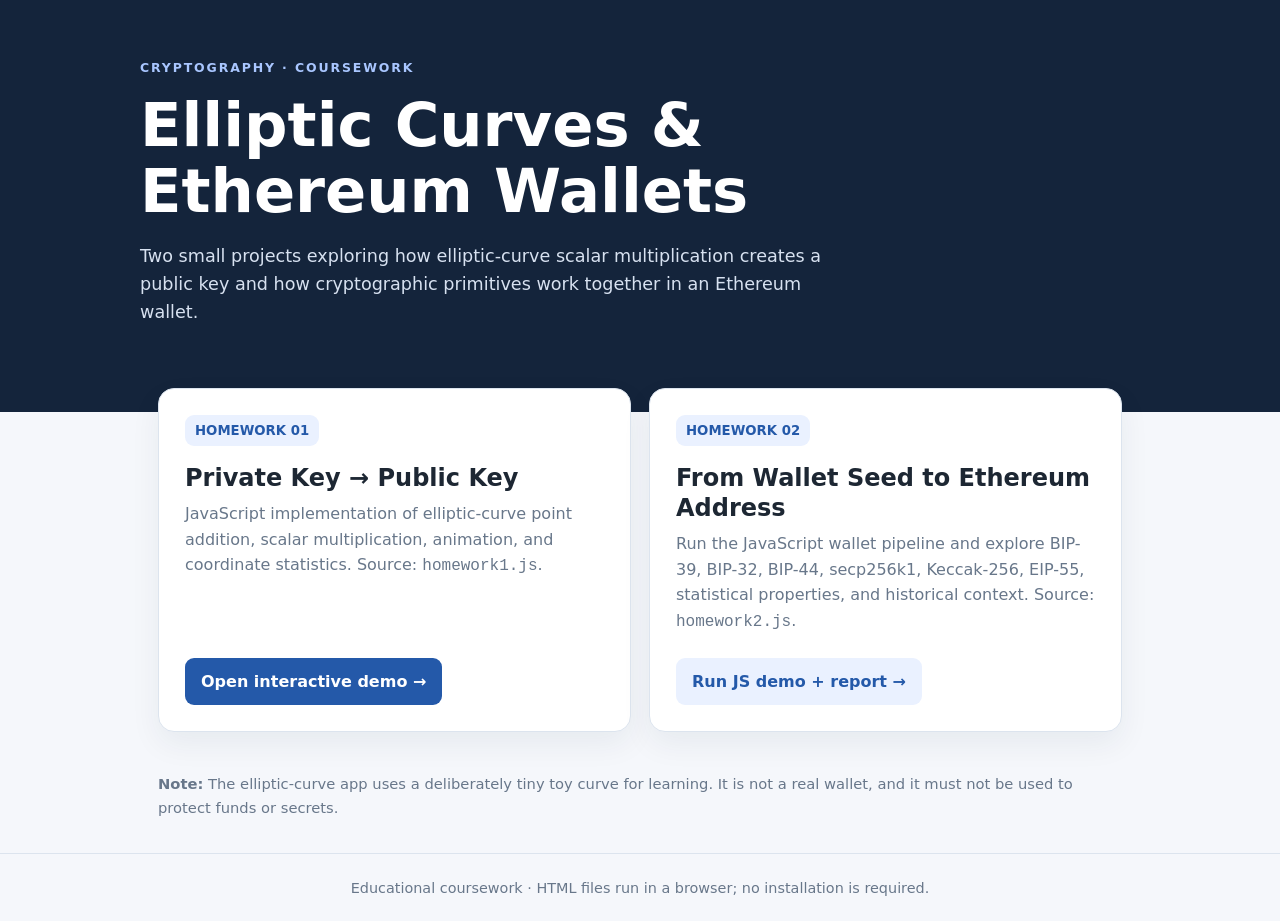
<file: statistics/index.html>
<!doctype html>
<html lang="en"><head><meta charset="utf-8"><meta name="viewport" content="width=device-width, initial-scale=1"><meta name="description" content="Two cryptography homework projects: elliptic-curve scalar multiplication and Ethereum wallet derivation."><title>Cryptography Homework Projects</title><style>
:root{--ink:#1d2733;--muted:#68778a;--line:#dce4ee;--blue:#2459a9;--dark:#14243b;--pale:#eaf1ff}*{box-sizing:border-box}body{margin:0;font:16px/1.6 system-ui,-apple-system,BlinkMacSystemFont,"Segoe UI",sans-serif;color:var(--ink);background:#f5f7fb}.hero{background:var(--dark);color:#fff;padding:58px 22px 68px}.wrap{max-width:1000px;margin:auto}.eyebrow{text-transform:uppercase;font-size:.78rem;letter-spacing:.15em;font-weight:700;color:#a9c6ff}.hero h1{font-size:clamp(2.2rem,5vw,3.8rem);line-height:1.08;max-width:780px;margin:15px 0}.hero p{max-width:720px;color:#d7e1f0;font-size:1.1rem}.content{max-width:1000px;margin:-24px auto 0;padding:0 18px 40px;display:grid;grid-template-columns:repeat(auto-fit,minmax(280px,1fr));gap:18px}.card{background:white;border:1px solid var(--line);border-radius:16px;padding:26px;box-shadow:0 12px 30px #172a4410;display:flex;flex-direction:column;align-items:flex-start}.number{background:var(--pale);color:var(--blue);font-weight:800;border-radius:9px;padding:5px 10px;font-size:.83rem}.card h2{line-height:1.25;margin:17px 0 8px}.card p{color:var(--muted);margin:0 0 22px}.btn{margin-top:auto;background:var(--blue);color:#fff;text-decoration:none;font-weight:700;padding:11px 16px;border-radius:9px}.btn.secondary{background:var(--pale);color:var(--blue)}.note{max-width:1000px;margin:0 auto;padding:0 18px 34px;color:var(--muted);font-size:.92rem}.footer{text-align:center;border-top:1px solid var(--line);padding:23px;color:var(--muted);font-size:.9rem}@media(max-width:600px){.hero{padding:38px 20px 55px}.content{padding:0 12px 28px}}
</style></head><body><header class="hero"><div class="wrap"><div class="eyebrow">Cryptography · Coursework</div><h1>Elliptic Curves &amp; Ethereum Wallets</h1><p>Two small projects exploring how elliptic-curve scalar multiplication creates a public key and how cryptographic primitives work together in an Ethereum wallet.</p></div></header><main class="content"><section class="card"><div class="number">HOMEWORK 01</div><h2>Private Key → Public Key</h2><p>JavaScript implementation of elliptic-curve point addition, scalar multiplication, animation, and coordinate statistics. Source: <code>homework1.js</code>.</p><a class="btn" href="homework-1/">Open interactive demo →</a></section><section class="card"><div class="number">HOMEWORK 02</div><h2>From Wallet Seed to Ethereum Address</h2><p>Run the JavaScript wallet pipeline and explore BIP-39, BIP-32, BIP-44, secp256k1, Keccak-256, EIP-55, statistical properties, and historical context. Source: <code>homework2.js</code>.</p><a class="btn secondary" href="homework-2/">Run JS demo + report →</a></section></main><div class="note"><strong>Note:</strong> The elliptic-curve app uses a deliberately tiny toy curve for learning. It is not a real wallet, and it must not be used to protect funds or secrets.</div><footer class="footer">Educational coursework · HTML files run in a browser; no installation is required.</footer></body></html>
</file>
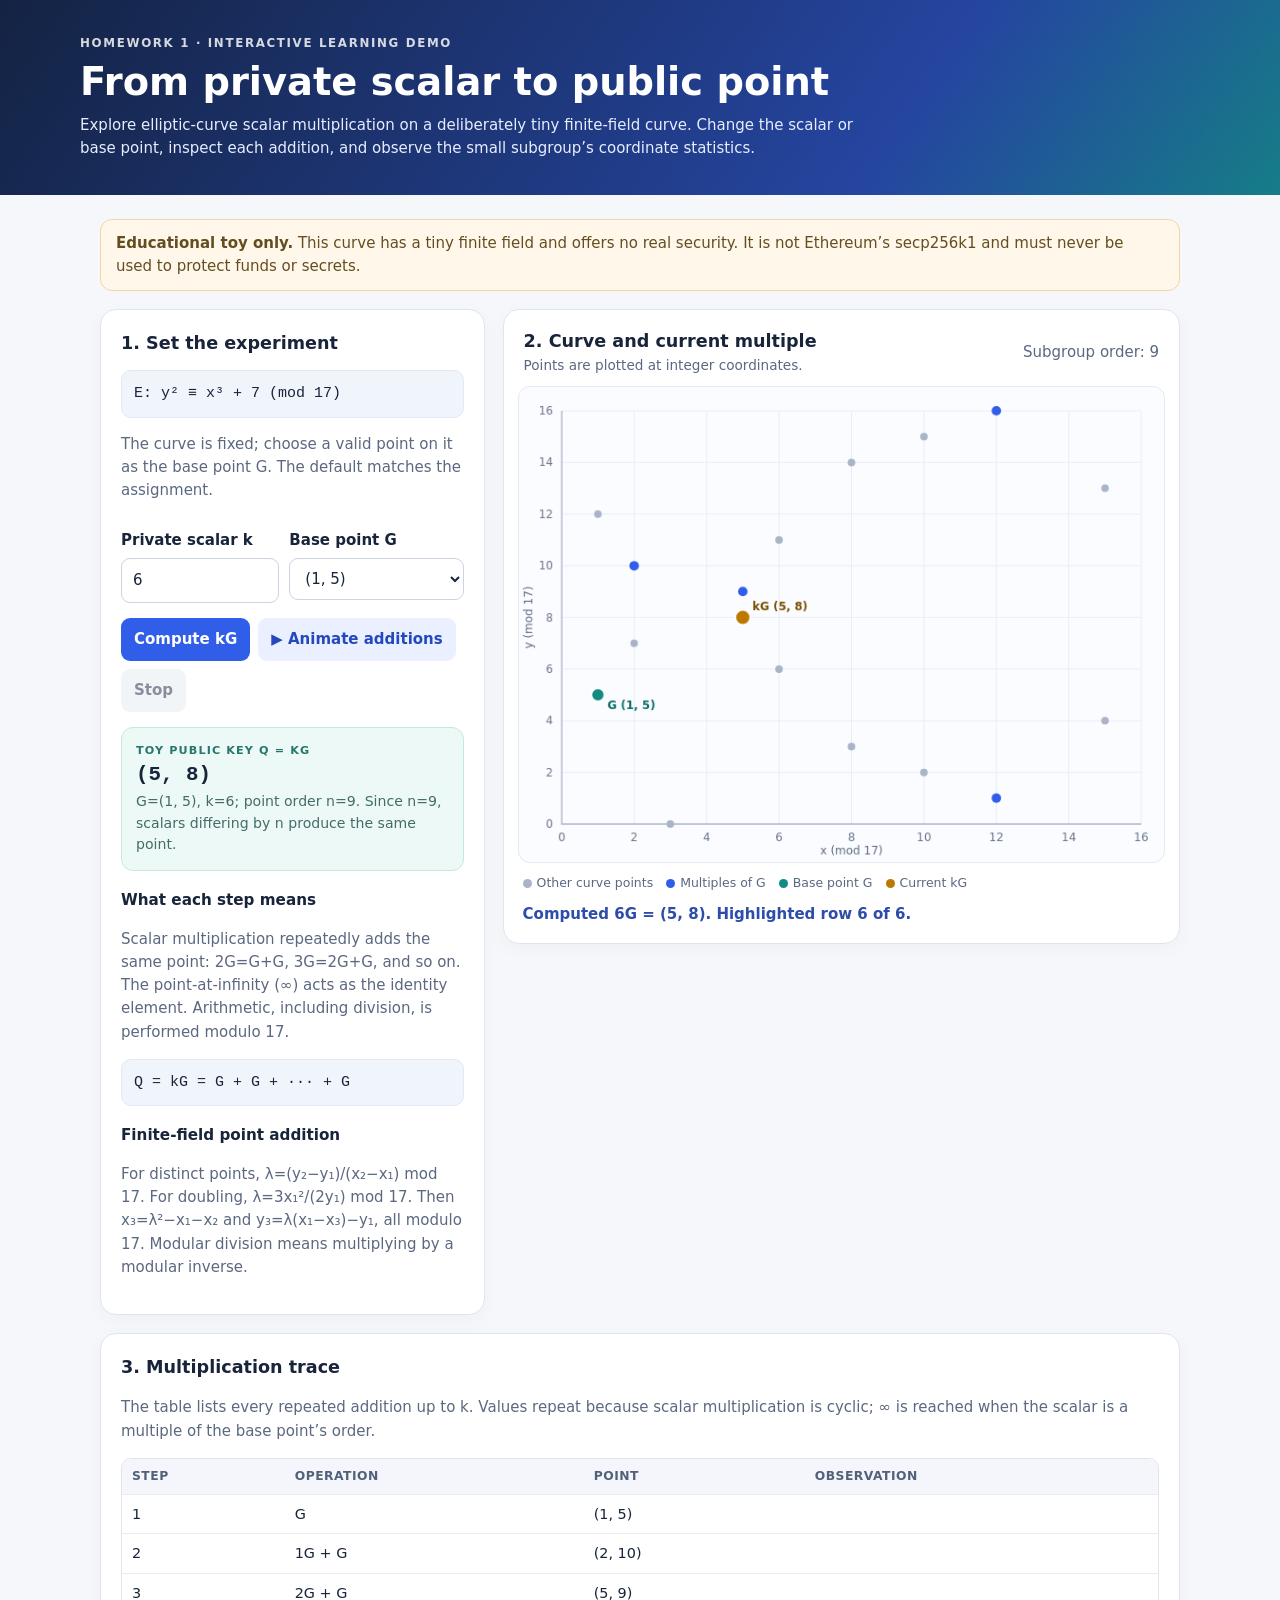
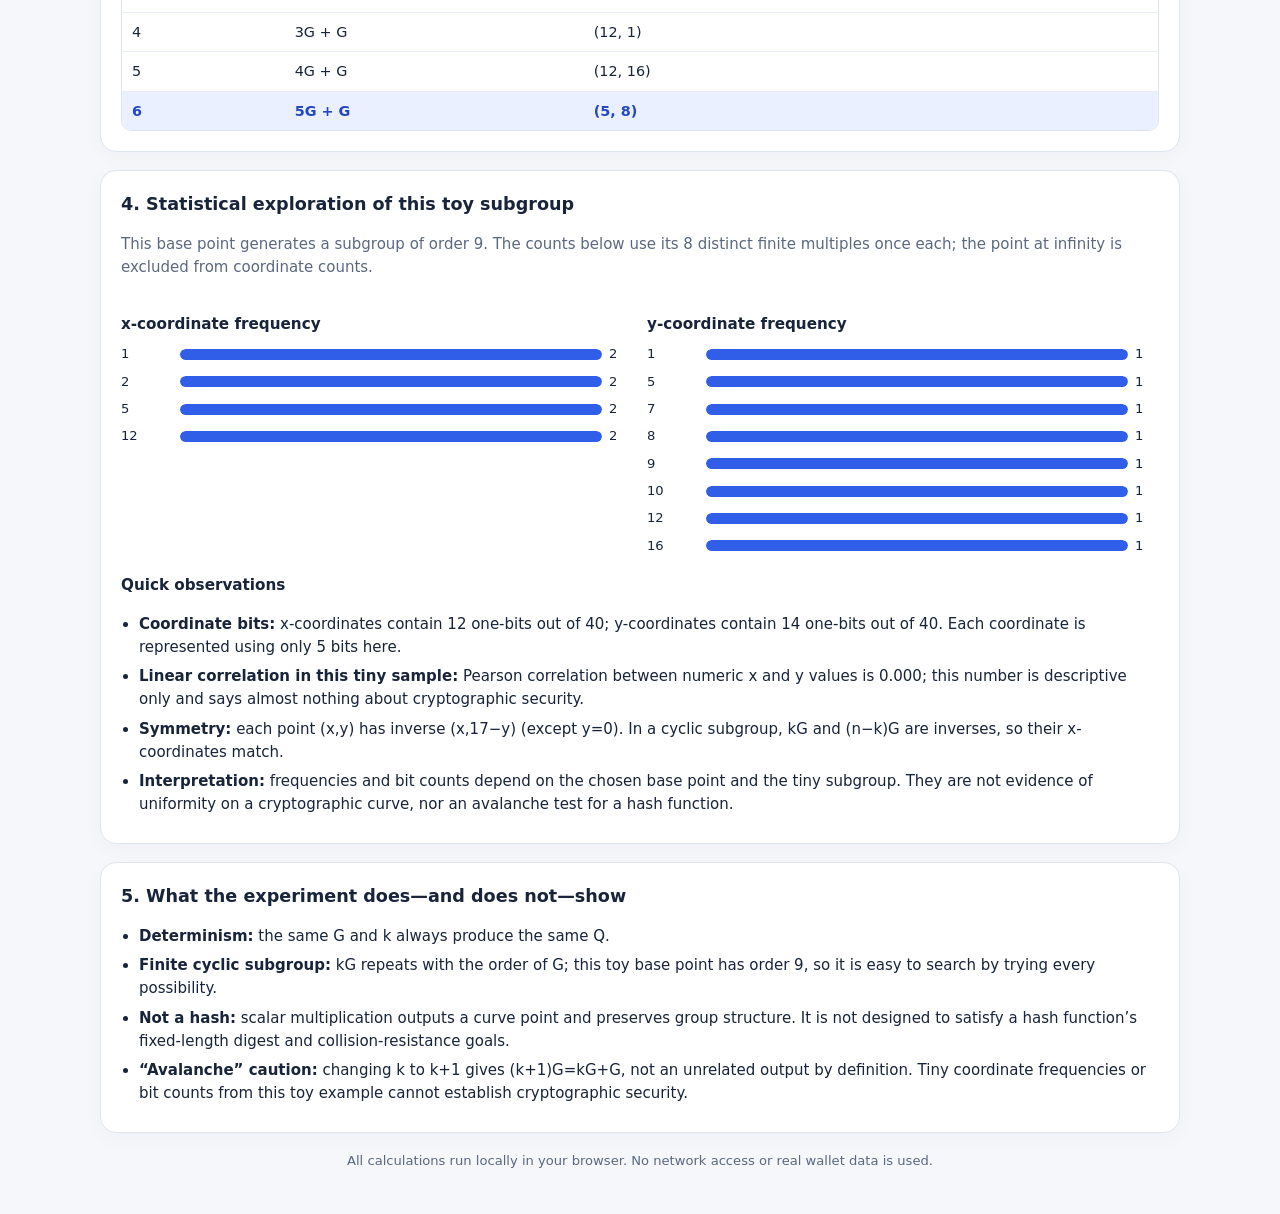
<file: statistics/homework1/index.html>
<!doctype html>
<html lang="en">
<head>
<meta charset="utf-8">
<meta name="viewport" content="width=device-width, initial-scale=1">
<title>Toy Elliptic-Curve Scalar Multiplication</title>
<style>
  :root { color-scheme: light; --ink:#18243a; --muted:#5b6880; --line:#dfe5ef; --paper:#f5f7fb; --panel:#fff; --blue:#315ee8; --blue-soft:#eaf0ff; --teal:#138a83; --gold:#bd7800; --red:#a33b54; }
  * { box-sizing:border-box; }
  body { margin:0; background:var(--paper); color:var(--ink); font:15px/1.55 system-ui,-apple-system,BlinkMacSystemFont,"Segoe UI",sans-serif; }
  header { padding:34px max(22px,calc((100vw - 1120px)/2)); color:#fff; background:linear-gradient(125deg,#142343,#2545a0 70%,#167d87); }
  header .eyebrow { text-transform:uppercase; letter-spacing:.14em; font-size:.74rem; opacity:.82; font-weight:700; }
  h1 { font-size:clamp(1.65rem,3vw,2.45rem); line-height:1.13; margin:.45rem 0 .7rem; }
  header p { max-width:790px; margin:0; color:#e7edff; }
  main { max-width:1120px; padding:24px 20px 42px; margin:auto; }
  .notice { border:1px solid #f0d6a7; background:#fff8ea; color:#654d22; padding:12px 15px; border-radius:12px; margin-bottom:18px; }
  .layout { display:grid; grid-template-columns: minmax(280px, .88fr) minmax(0,1.55fr); gap:18px; align-items:start; }
  .panel { background:var(--panel); border:1px solid var(--line); border-radius:16px; padding:20px; box-shadow:0 5px 20px #1a2a4b08; min-width:0; }
  h2 { font-size:1.1rem; margin:0 0 13px; }
  h3 { font-size:.95rem; margin:18px 0 8px; }
  .muted { color:var(--muted); }
  .formula { background:#f0f4fb; border:1px solid #e2e8f4; border-radius:10px; padding:11px 12px; font-family:ui-monospace,SFMono-Regular,Consolas,monospace; margin:8px 0 14px; overflow-wrap:anywhere; }
  label { display:block; font-weight:650; margin:12px 0 5px; }
  input, select { width:100%; border:1px solid #cbd4e2; background:white; border-radius:9px; padding:10px 11px; font:inherit; color:var(--ink); }
  input:focus,select:focus,button:focus-visible { outline:3px solid #9cb7ff; outline-offset:2px; }
  .fieldrow { display:grid; grid-template-columns:1fr 1.1fr; gap:10px; }
  .buttons { display:flex; flex-wrap:wrap; gap:8px; margin-top:15px; }
  button { border:0; border-radius:9px; padding:10px 13px; font:inherit; font-weight:700; cursor:pointer; background:var(--blue); color:#fff; }
  button.secondary { background:var(--blue-soft); color:#2448bd; }
  button.dark { background:#e9edf4; color:#26344c; }
  button:disabled { opacity:.55; cursor:not-allowed; }
  .keyresult { background:#edf9f6; border:1px solid #c5e9df; border-radius:12px; padding:14px; margin-top:15px; }
  .keyresult .label { color:#26776d; text-transform:uppercase; letter-spacing:.1em; font-size:.7rem; font-weight:800; }
  .keyresult .value { font:700 1.3rem ui-monospace,SFMono-Regular,Consolas,monospace; margin-top:3px; }
  .keyresult p { margin:5px 0 0; color:#436c68; font-size:.88rem; }
  .visualpanel { padding:14px; }
  .canvashead { display:flex; align-items:center; justify-content:space-between; gap:12px; padding:4px 6px 10px; }
  canvas { width:100%; height:auto; display:block; border-radius:12px; background:#fbfcff; border:1px solid #e4e9f2; }
  .legend { display:flex; flex-wrap:wrap; gap:13px; color:var(--muted); font-size:.78rem; padding:10px 5px 2px; }
  .dot { width:9px; height:9px; border-radius:50%; display:inline-block; margin-right:5px; vertical-align:middle; }
  .status { margin:9px 5px 2px; color:#2e4dab; font-weight:650; min-height:1.5em; }
  .tablewrap { overflow:auto; max-height:325px; border:1px solid var(--line); border-radius:10px; }
  table { width:100%; border-collapse:collapse; font-size:.9rem; }
  th,td { text-align:left; padding:8px 10px; border-bottom:1px solid #e9edf4; white-space:nowrap; }
  th { position:sticky; top:0; background:#f4f6fb; z-index:1; color:#52617a; font-size:.77rem; text-transform:uppercase; letter-spacing:.04em; }
  tr:last-child td { border-bottom:0; }
  tr.active td { background:#eaf0ff; font-weight:700; color:#2348c1; }
  tr.infinity td { color:#8d3550; }
  .stats { margin-top:18px; }
  .statgrid { display:grid; grid-template-columns:1fr 1fr; gap:14px; }
  .bars { display:flex; flex-direction:column; gap:7px; }
  .barrow { display:grid; grid-template-columns:52px 1fr 24px; gap:7px; align-items:center; font-size:.82rem; }
  .bartrack { height:11px; border-radius:20px; background:#edf0f7; overflow:hidden; }
  .barfill { display:block; height:100%; border-radius:20px; background:var(--blue); }
  .insights { padding-left:18px; margin-bottom:0; }
  .insights li { margin:6px 0; }
  footer { margin-top:18px; color:var(--muted); font-size:.82rem; text-align:center; }
  @media(max-width:800px) { .layout { grid-template-columns:1fr; } .statgrid { grid-template-columns:1fr; } header { padding-top:26px; padding-bottom:27px; } }
</style>
</head>
<body>
<header>
  <div class="eyebrow">Homework 1 · interactive learning demo</div>
  <h1>From private scalar to public point</h1>
  <p>Explore elliptic-curve scalar multiplication on a deliberately tiny finite-field curve. Change the scalar or base point, inspect each addition, and observe the small subgroup’s coordinate statistics.</p>
</header>
<main>
  <div class="notice"><strong>Educational toy only.</strong> This curve has a tiny finite field and offers no real security. It is not Ethereum’s secp256k1 and must never be used to protect funds or secrets.</div>
  <div class="layout">
    <section class="panel">
      <h2>1. Set the experiment</h2>
      <div class="formula">E: y² ≡ x³ + 7 (mod 17)</div>
      <p class="muted">The curve is fixed; choose a valid point on it as the base point G. The default matches the assignment.</p>
      <div class="fieldrow">
        <div>
          <label for="scalar">Private scalar k</label>
          <input id="scalar" type="number" min="1" max="100" value="6" step="1">
        </div>
        <div>
          <label for="base">Base point G</label>
          <select id="base"></select>
        </div>
      </div>
      <div class="buttons">
        <button id="compute">Compute kG</button>
        <button id="animate" class="secondary">▶ Animate additions</button>
        <button id="stop" class="dark" disabled>Stop</button>
      </div>
      <div class="keyresult" aria-live="polite">
        <div class="label">Toy public key Q = kG</div>
        <div class="value" id="publicKey">(5, 8)</div>
        <p id="resultNote">For the default G=(1,5), the example k=6 gives Q=(5,8).</p>
      </div>
      <h3>What each step means</h3>
      <p class="muted">Scalar multiplication repeatedly adds the same point: 2G=G+G, 3G=2G+G, and so on. The point-at-infinity (∞) acts as the identity element. Arithmetic, including division, is performed modulo 17.</p>
      <div class="formula">Q = kG = G + G + ··· + G</div>
      <h3>Finite-field point addition</h3>
      <p class="muted">For distinct points, λ=(y₂−y₁)/(x₂−x₁) mod 17. For doubling, λ=3x₁²/(2y₁) mod 17. Then x₃=λ²−x₁−x₂ and y₃=λ(x₁−x₃)−y₁, all modulo 17. Modular division means multiplying by a modular inverse.</p>
    </section>
    <section class="panel visualpanel">
      <div class="canvashead"><div><h2 style="margin:0">2. Curve and current multiple</h2><div class="muted" style="font-size:.85rem">Points are plotted at integer coordinates.</div></div><div class="muted" id="orderBadge">Subgroup order: 9</div></div>
      <canvas id="curve" width="680" height="500" role="img" aria-label="Plot of points on the elliptic curve over integers modulo 17"></canvas>
      <div class="legend"><span><i class="dot" style="background:#aab4c8"></i>Other curve points</span><span><i class="dot" style="background:#315ee8"></i>Multiples of G</span><span><i class="dot" style="background:#138a83"></i>Base point G</span><span><i class="dot" style="background:#bd7800"></i>Current kG</span></div>
      <div class="status" id="status">Ready. Press “Animate additions” to step through kG.</div>
    </section>
  </div>
  <section class="panel stats">
    <h2>3. Multiplication trace</h2>
    <p class="muted">The table lists every repeated addition up to k. Values repeat because scalar multiplication is cyclic; ∞ is reached when the scalar is a multiple of the base point’s order.</p>
    <div class="tablewrap"><table><thead><tr><th>Step</th><th>Operation</th><th>Point</th><th>Observation</th></tr></thead><tbody id="traceBody"></tbody></table></div>
  </section>
  <section class="panel stats">
    <h2>4. Statistical exploration of this toy subgroup</h2>
    <p class="muted" id="statsIntro">Counts below use each distinct non-infinity multiple of the selected base point once, not all possible curve points.</p>
    <div class="statgrid">
      <div><h3>x-coordinate frequency</h3><div id="xBars" class="bars"></div></div>
      <div><h3>y-coordinate frequency</h3><div id="yBars" class="bars"></div></div>
    </div>
    <div id="statsText"></div>
  </section>
  <section class="panel stats">
    <h2>5. What the experiment does—and does not—show</h2>
    <ul class="insights">
      <li><strong>Determinism:</strong> the same G and k always produce the same Q.</li>
      <li><strong>Finite cyclic subgroup:</strong> kG repeats with the order of G; this toy base point has order 9, so it is easy to search by trying every possibility.</li>
      <li><strong>Not a hash:</strong> scalar multiplication outputs a curve point and preserves group structure. It is not designed to satisfy a hash function’s fixed-length digest and collision-resistance goals.</li>
      <li><strong>“Avalanche” caution:</strong> changing k to k+1 gives (k+1)G=kG+G, not an unrelated output by definition. Tiny coordinate frequencies or bit counts from this toy example cannot establish cryptographic security.</li>
    </ul>
  </section>
  <footer>All calculations run locally in your browser. No network access or real wallet data is used.</footer>
</main>
<script src="homework1.js"></script>
</body>
</html>
</file>
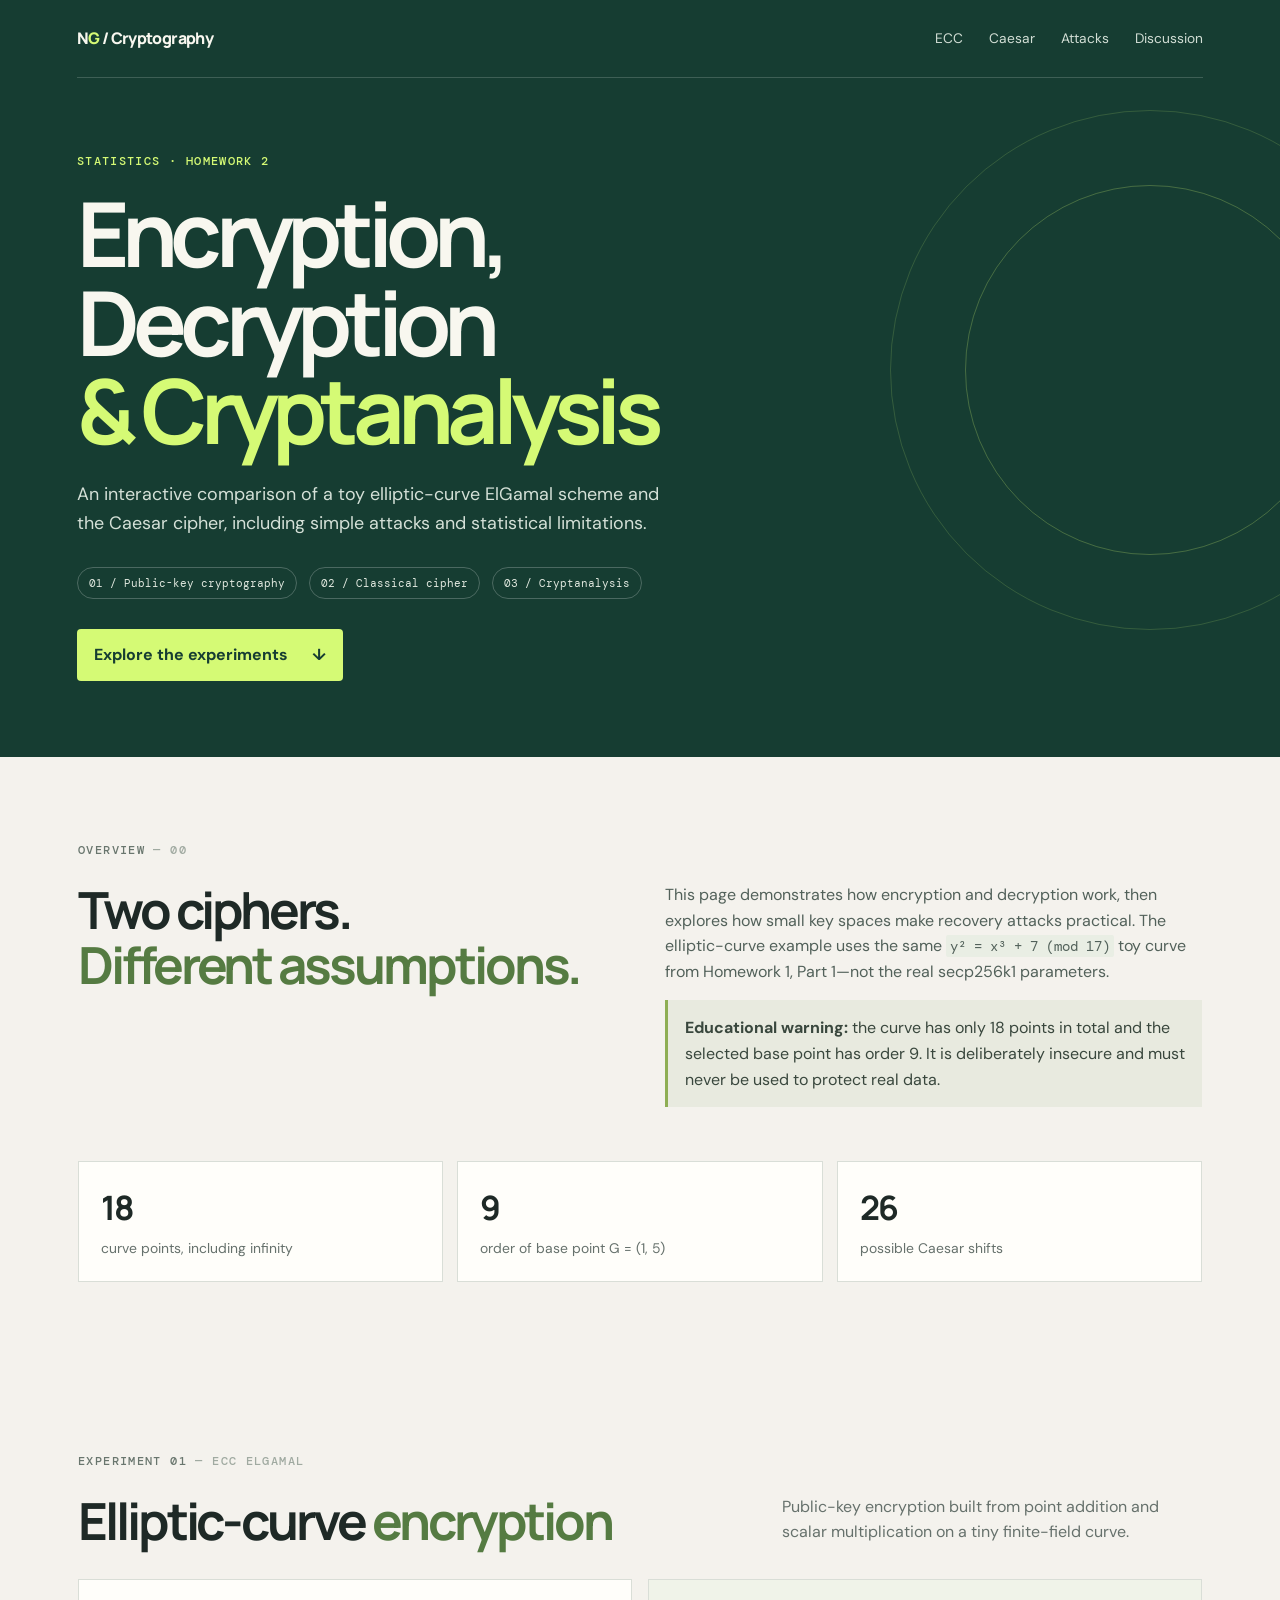
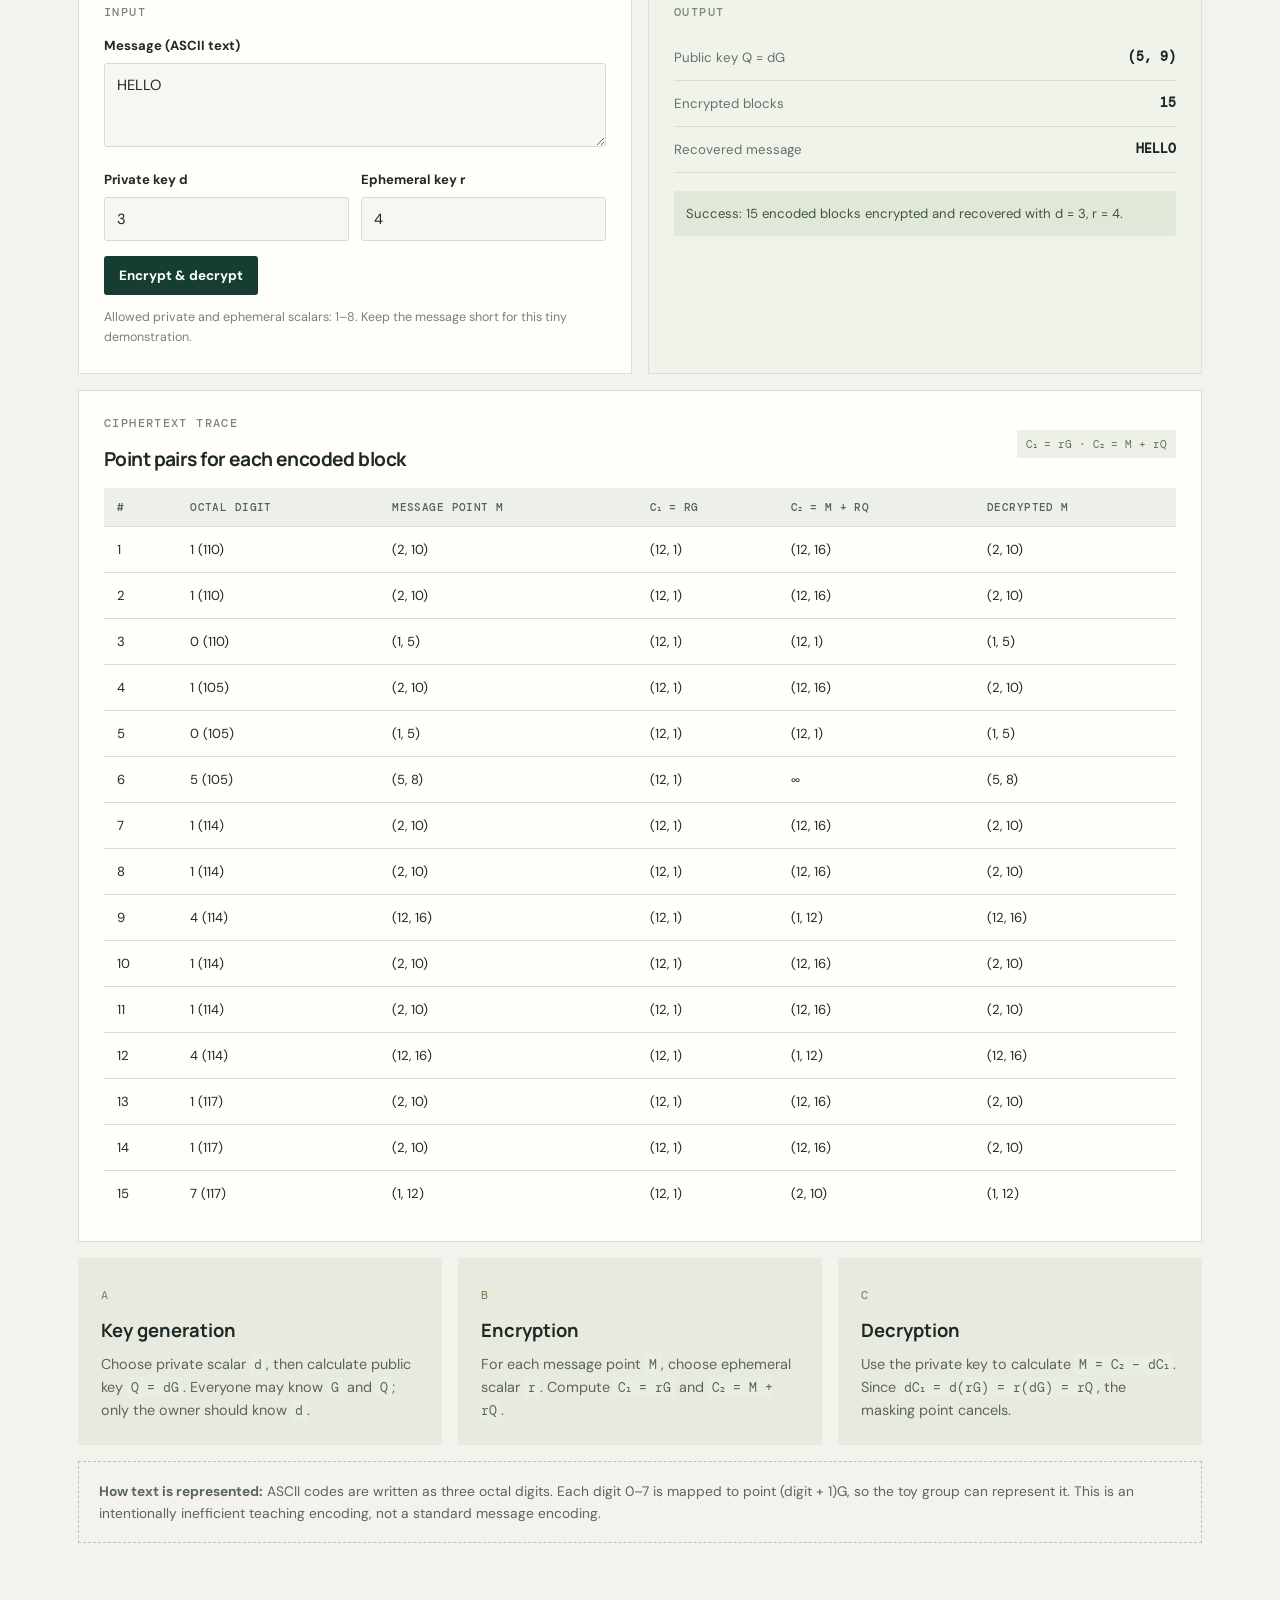
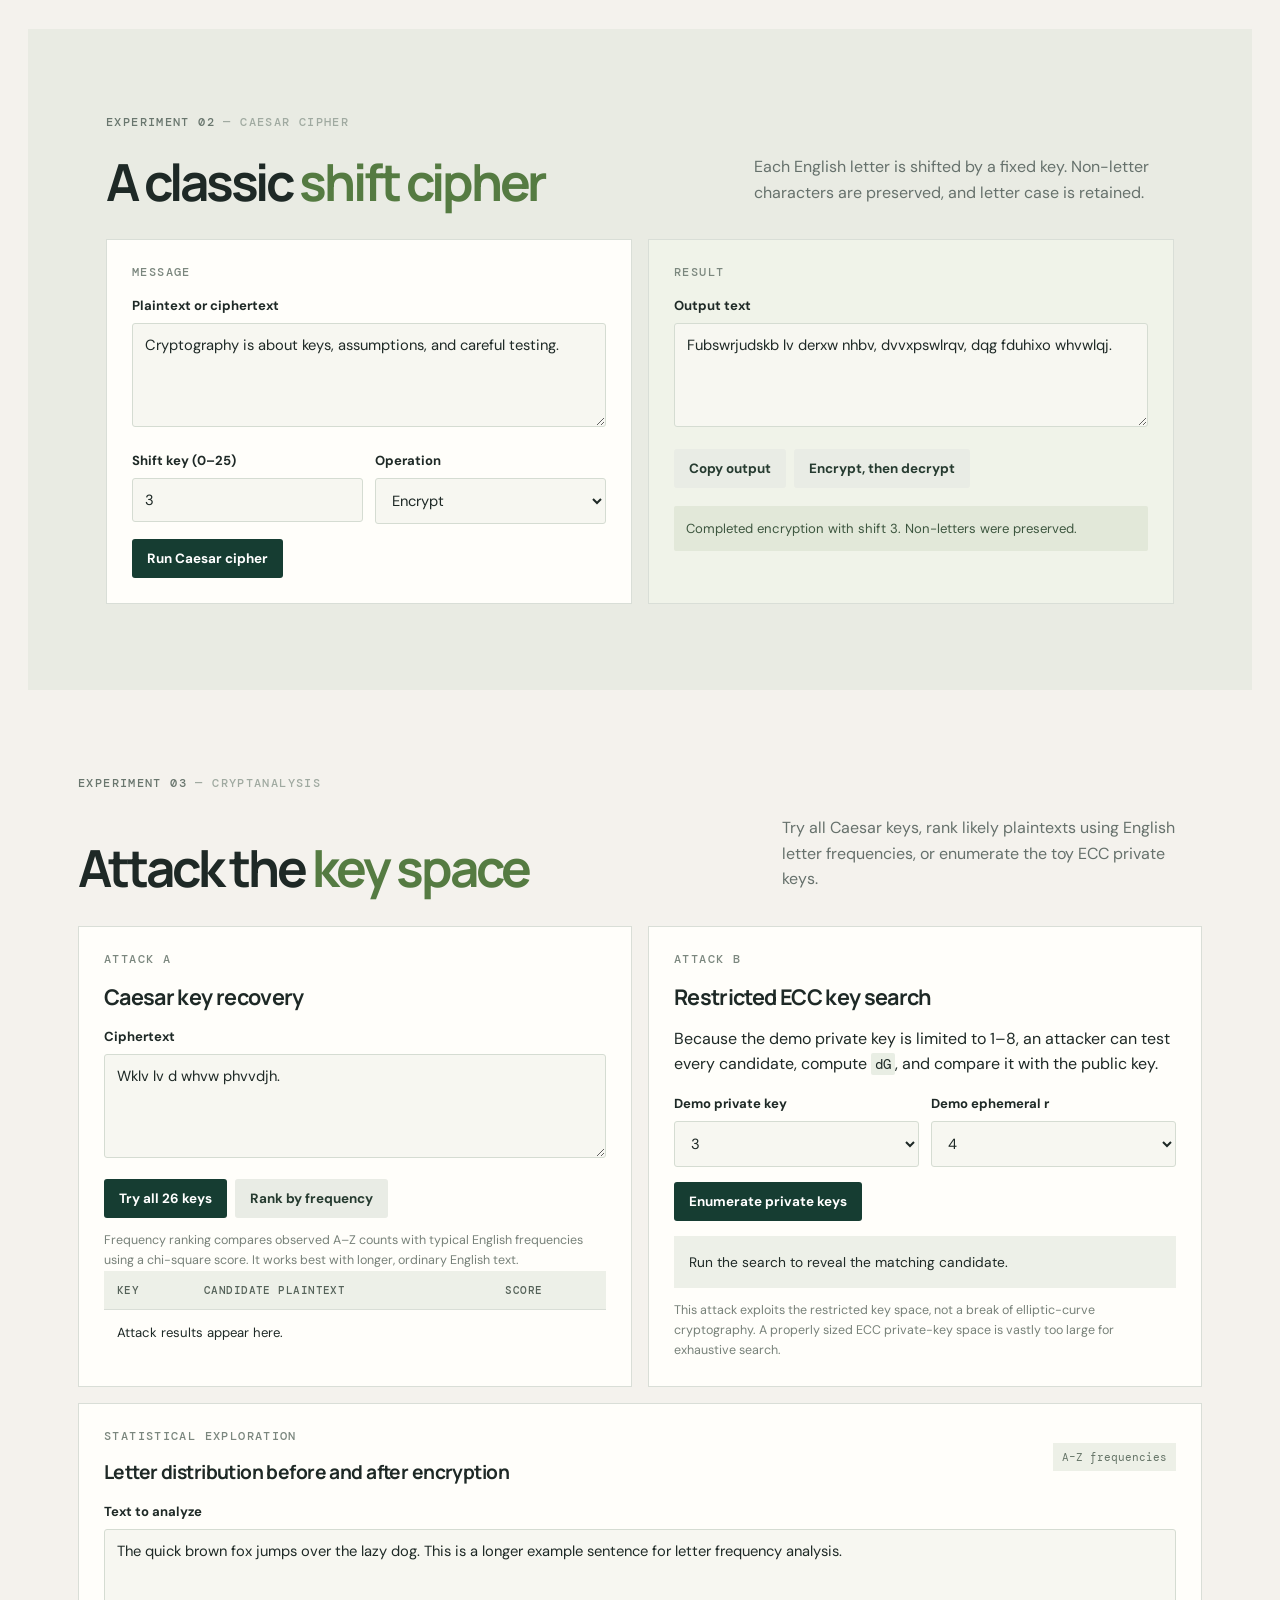
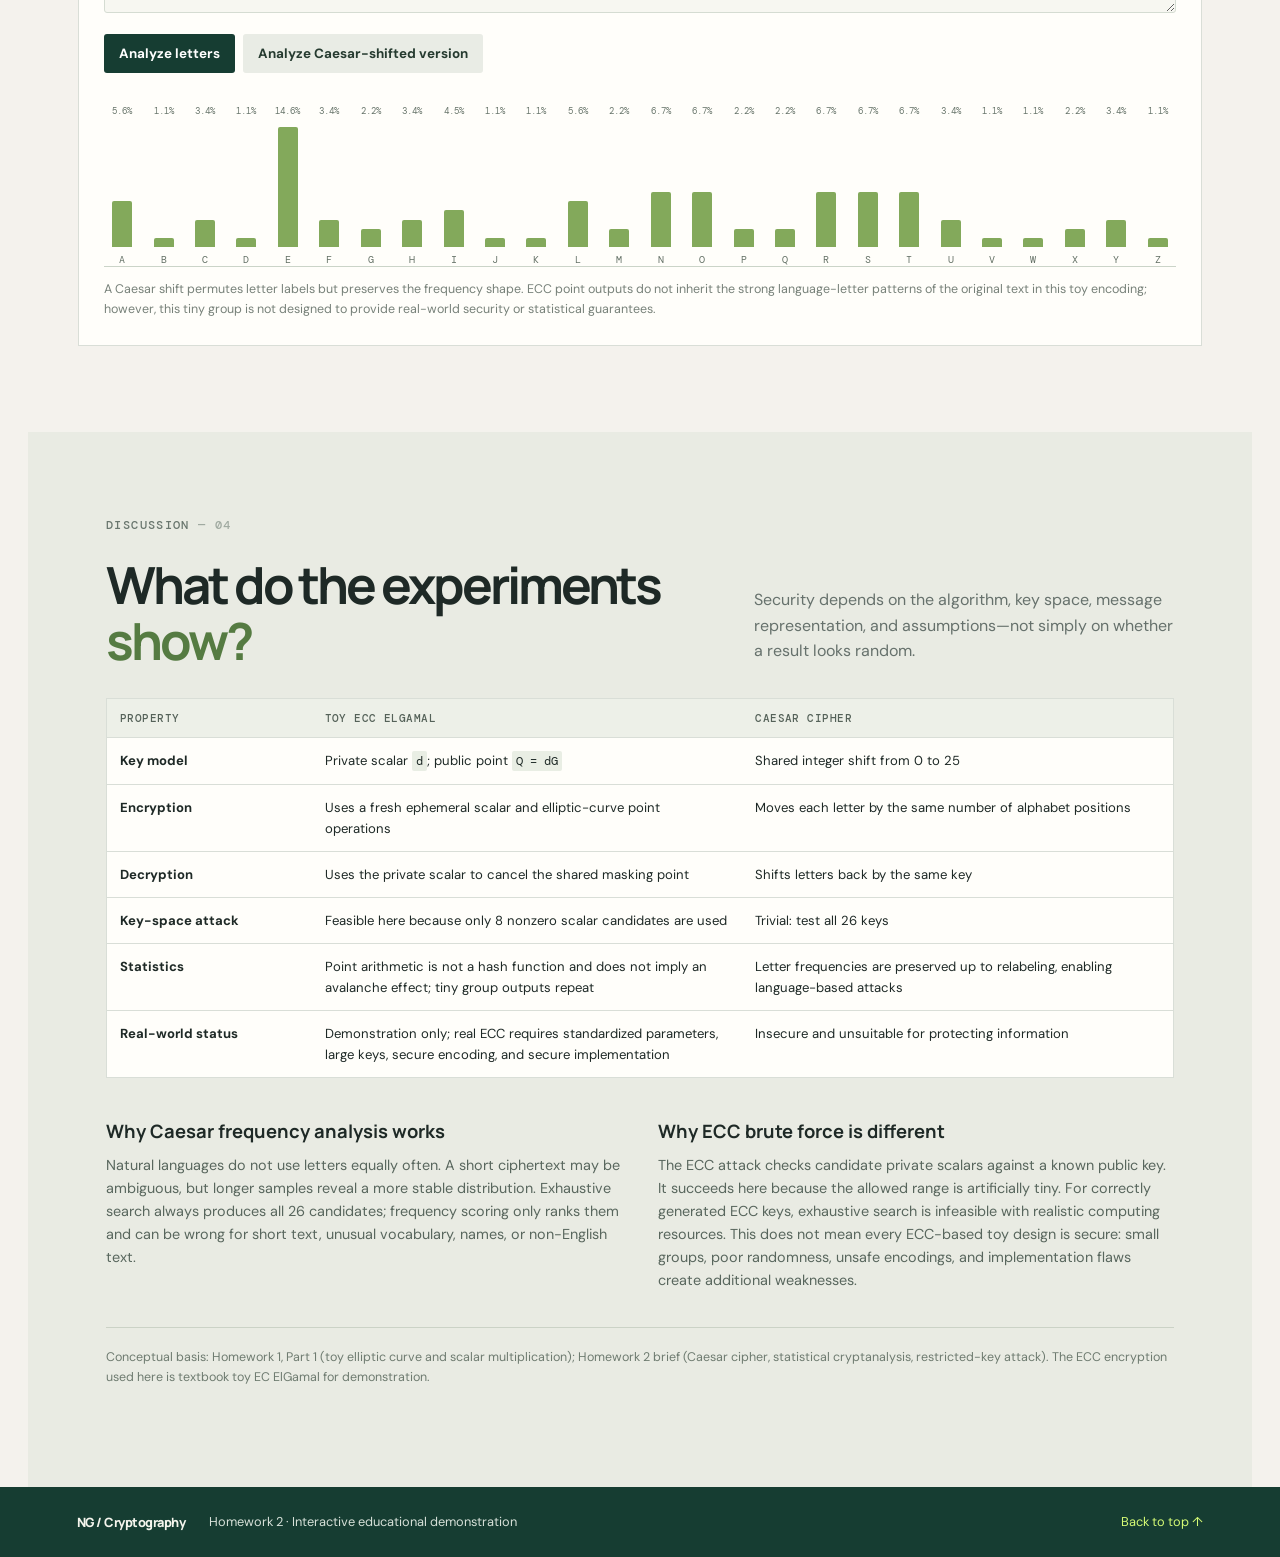
<file: statistics/hw2/index.html>
<!doctype html>
<html lang="en">
<head>
  <meta charset="utf-8">
  <meta name="viewport" content="width=device-width, initial-scale=1">
  <meta name="description" content="Interactive cryptography homework: toy elliptic-curve ElGamal, Caesar cipher, and simple cryptanalysis.">
  <title>Homework 2 — Encryption & Cryptanalysis</title>
  <link rel="stylesheet" href="style.css">
  <script src="script.js" defer></script>
</head>
<body>
  <header class="hero">
    <nav class="topnav">
      <a class="brand" href="#top">N<span>G</span> / Cryptography</a>
      <div class="navlinks">
        <a href="#ecc">ECC</a><a href="#caesar">Caesar</a><a href="#attacks">Attacks</a><a href="#discussion">Discussion</a>
      </div>
    </nav>
    <div class="hero-content" id="top">
      <p class="eyebrow">STATISTICS · HOMEWORK 2</p>
      <h1>Encryption, Decryption<br><em>& Cryptanalysis</em></h1>
      <p class="lead">An interactive comparison of a toy elliptic-curve ElGamal scheme and the Caesar cipher, including simple attacks and statistical limitations.</p>
      <div class="hero-meta"><span>01 / Public-key cryptography</span><span>02 / Classical cipher</span><span>03 / Cryptanalysis</span></div>
      <a class="primary-link" href="#ecc">Explore the experiments <span>↓</span></a>
    </div>
    <div class="hero-orbit orbit-one"></div><div class="hero-orbit orbit-two"></div>
  </header>

  <main>
    <section class="intro section">
      <div class="section-kicker">OVERVIEW <span>— 00</span></div>
      <div class="intro-grid">
        <h2>Two ciphers.<br><em>Different assumptions.</em></h2>
        <div>
          <p>This page demonstrates how encryption and decryption work, then explores how small key spaces make recovery attacks practical. The elliptic-curve example uses the same <code>y² = x³ + 7 (mod 17)</code> toy curve from Homework 1, Part 1—not the real secp256k1 parameters.</p>
          <p class="notice"><strong>Educational warning:</strong> the curve has only 18 points in total and the selected base point has order 9. It is deliberately insecure and must never be used to protect real data.</p>
        </div>
      </div>
      <div class="stat-cards">
        <article class="stat-card"><span class="stat-num">18</span><span>curve points, including infinity</span></article>
        <article class="stat-card"><span class="stat-num">9</span><span>order of base point G = (1, 5)</span></article>
        <article class="stat-card"><span class="stat-num">26</span><span>possible Caesar shifts</span></article>
      </div>
    </section>

    <section class="section" id="ecc">
      <div class="section-kicker">EXPERIMENT 01 <span>— ECC ELGAMAL</span></div>
      <div class="section-heading">
        <h2>Elliptic-curve <em>encryption</em></h2>
        <p>Public-key encryption built from point addition and scalar multiplication on a tiny finite-field curve.</p>
      </div>
      <div class="two-col">
        <div class="panel">
          <div class="panel-label">INPUT</div>
          <label for="eccMessage">Message (ASCII text)</label>
          <textarea id="eccMessage" rows="3" maxlength="18">HELLO</textarea>
          <div class="form-row">
            <div><label for="eccPrivate">Private key d</label><input id="eccPrivate" type="number" min="1" max="8" value="3"></div>
            <div><label for="eccEphemeral">Ephemeral key r</label><input id="eccEphemeral" type="number" min="1" max="8" value="4"></div>
          </div>
          <button id="eccRun" class="button button-primary">Encrypt & decrypt</button>
          <p class="hint">Allowed private and ephemeral scalars: 1–8. Keep the message short for this tiny demonstration.</p>
        </div>
        <div class="panel output-panel">
          <div class="panel-label">OUTPUT</div>
          <div class="output-line"><span>Public key Q = dG</span><strong id="eccPublic">—</strong></div>
          <div class="output-line"><span>Encrypted blocks</span><strong id="eccBlockCount">—</strong></div>
          <div class="output-line"><span>Recovered message</span><strong id="eccRecovered">Run the experiment</strong></div>
          <div id="eccStatus" class="status" role="status">The result will appear here.</div>
        </div>
      </div>
      <div class="panel table-panel">
        <div class="table-title"><div><div class="panel-label">CIPHERTEXT TRACE</div><h3>Point pairs for each encoded block</h3></div><span class="tag">C₁ = rG · C₂ = M + rQ</span></div>
        <div class="table-scroll"><table><thead><tr><th>#</th><th>Octal digit</th><th>Message point M</th><th>C₁ = rG</th><th>C₂ = M + rQ</th><th>Decrypted M</th></tr></thead><tbody id="eccTrace"><tr><td colspan="6">Run the experiment to see the point-by-point calculation.</td></tr></tbody></table></div>
      </div>
      <div class="explain-grid">
        <article><span class="number">A</span><h3>Key generation</h3><p>Choose private scalar <code>d</code>, then calculate public key <code>Q = dG</code>. Everyone may know <code>G</code> and <code>Q</code>; only the owner should know <code>d</code>.</p></article>
        <article><span class="number">B</span><h3>Encryption</h3><p>For each message point <code>M</code>, choose ephemeral scalar <code>r</code>. Compute <code>C₁ = rG</code> and <code>C₂ = M + rQ</code>.</p></article>
        <article><span class="number">C</span><h3>Decryption</h3><p>Use the private key to calculate <code>M = C₂ − dC₁</code>. Since <code>dC₁ = d(rG) = r(dG) = rQ</code>, the masking point cancels.</p></article>
      </div>
      <div class="math-note"><strong>How text is represented:</strong> ASCII codes are written as three octal digits. Each digit 0–7 is mapped to point (digit + 1)G, so the toy group can represent it. This is an intentionally inefficient teaching encoding, not a standard message encoding.</div>
    </section>

    <section class="section alt-section" id="caesar">
      <div class="section-kicker">EXPERIMENT 02 <span>— CAESAR CIPHER</span></div>
      <div class="section-heading">
        <h2>A classic <em>shift cipher</em></h2>
        <p>Each English letter is shifted by a fixed key. Non-letter characters are preserved, and letter case is retained.</p>
      </div>
      <div class="two-col">
        <div class="panel">
          <div class="panel-label">MESSAGE</div>
          <label for="caesarInput">Plaintext or ciphertext</label>
          <textarea id="caesarInput" rows="4">Cryptography is about keys, assumptions, and careful testing.</textarea>
          <div class="form-row">
            <div><label for="caesarKey">Shift key (0–25)</label><input id="caesarKey" type="number" min="0" max="25" value="3"></div>
            <div><label for="caesarMode">Operation</label><select id="caesarMode"><option value="encrypt">Encrypt</option><option value="decrypt">Decrypt</option></select></div>
          </div>
          <button id="caesarRun" class="button button-primary">Run Caesar cipher</button>
        </div>
        <div class="panel output-panel">
          <div class="panel-label">RESULT</div>
          <label for="caesarOutput">Output text</label>
          <textarea id="caesarOutput" rows="4" readonly placeholder="Your result appears here…"></textarea>
          <div class="button-row"><button id="caesarCopy" class="button button-quiet">Copy output</button><button id="caesarRoundTrip" class="button button-quiet">Encrypt, then decrypt</button></div>
          <p id="caesarStatus" class="status" role="status">There are only 26 possible shifts.</p>
        </div>
      </div>
    </section>

    <section class="section" id="attacks">
      <div class="section-kicker">EXPERIMENT 03 <span>— CRYPTANALYSIS</span></div>
      <div class="section-heading">
        <h2>Attack the <em>key space</em></h2>
        <p>Try all Caesar keys, rank likely plaintexts using English letter frequencies, or enumerate the toy ECC private keys.</p>
      </div>
      <div class="attack-grid">
        <article class="panel attack-panel">
          <div class="panel-label">ATTACK A</div><h3>Caesar key recovery</h3>
          <label for="attackCipher">Ciphertext</label>
          <textarea id="attackCipher" rows="4">Wklv lv d whvw phvvdjh.</textarea>
          <div class="button-row"><button id="bruteForce" class="button button-primary">Try all 26 keys</button><button id="frequencyAttack" class="button button-quiet">Rank by frequency</button></div>
          <p class="hint">Frequency ranking compares observed A–Z counts with typical English frequencies using a chi-square score. It works best with longer, ordinary English text.</p>
          <div class="table-scroll"><table><thead><tr><th>Key</th><th>Candidate plaintext</th><th>Score</th></tr></thead><tbody id="caesarCandidates"><tr><td colspan="3">Attack results appear here.</td></tr></tbody></table></div>
        </article>
        <article class="panel attack-panel">
          <div class="panel-label">ATTACK B</div><h3>Restricted ECC key search</h3>
          <p>Because the demo private key is limited to 1–8, an attacker can test every candidate, compute <code>dG</code>, and compare it with the public key.</p>
          <div class="form-row">
            <div><label for="attackTargetD">Demo private key</label><select id="attackTargetD"><option value="1">1</option><option value="2">2</option><option value="3" selected>3</option><option value="4">4</option><option value="5">5</option><option value="6">6</option><option value="7">7</option><option value="8">8</option></select></div>
            <div><label for="attackTargetR">Demo ephemeral r</label><select id="attackTargetR"><option value="1">1</option><option value="2">2</option><option value="3">3</option><option value="4" selected>4</option><option value="5">5</option><option value="6">6</option><option value="7">7</option><option value="8">8</option></select></div>
          </div>
          <button id="eccAttack" class="button button-primary">Enumerate private keys</button>
          <div id="eccAttackResult" class="attack-result" role="status">Run the search to reveal the matching candidate.</div>
          <p class="hint">This attack exploits the restricted key space, not a break of elliptic-curve cryptography. A properly sized ECC private-key space is vastly too large for exhaustive search.</p>
        </article>
      </div>
      <div class="panel chart-panel">
        <div class="table-title"><div><div class="panel-label">STATISTICAL EXPLORATION</div><h3>Letter distribution before and after encryption</h3></div><span class="tag">A–Z frequencies</span></div>
        <label for="frequencyText">Text to analyze</label>
        <textarea id="frequencyText" rows="3">The quick brown fox jumps over the lazy dog. This is a longer example sentence for letter frequency analysis.</textarea>
        <div class="button-row"><button id="analyzeLetters" class="button button-primary">Analyze letters</button><button id="shiftFrequency" class="button button-quiet">Analyze Caesar-shifted version</button></div>
        <div id="frequencyChart" class="frequency-chart" aria-label="Letter frequency chart"></div>
        <p class="hint">A Caesar shift permutes letter labels but preserves the frequency shape. ECC point outputs do not inherit the strong language-letter patterns of the original text in this toy encoding; however, this tiny group is not designed to provide real-world security or statistical guarantees.</p>
      </div>
    </section>

    <section class="section alt-section" id="discussion">
      <div class="section-kicker">DISCUSSION <span>— 04</span></div>
      <div class="section-heading"><h2>What do the experiments <em>show?</em></h2><p>Security depends on the algorithm, key space, message representation, and assumptions—not simply on whether a result looks random.</p></div>
      <div class="comparison-wrap">
        <table class="comparison">
          <thead><tr><th>Property</th><th>Toy ECC ElGamal</th><th>Caesar cipher</th></tr></thead>
          <tbody>
            <tr><td>Key model</td><td>Private scalar <code>d</code>; public point <code>Q = dG</code></td><td>Shared integer shift from 0 to 25</td></tr>
            <tr><td>Encryption</td><td>Uses a fresh ephemeral scalar and elliptic-curve point operations</td><td>Moves each letter by the same number of alphabet positions</td></tr>
            <tr><td>Decryption</td><td>Uses the private scalar to cancel the shared masking point</td><td>Shifts letters back by the same key</td></tr>
            <tr><td>Key-space attack</td><td>Feasible here because only 8 nonzero scalar candidates are used</td><td>Trivial: test all 26 keys</td></tr>
            <tr><td>Statistics</td><td>Point arithmetic is not a hash function and does not imply an avalanche effect; tiny group outputs repeat</td><td>Letter frequencies are preserved up to relabeling, enabling language-based attacks</td></tr>
            <tr><td>Real-world status</td><td>Demonstration only; real ECC requires standardized parameters, large keys, secure encoding, and secure implementation</td><td>Insecure and unsuitable for protecting information</td></tr>
          </tbody>
        </table>
      </div>
      <div class="conclusion-grid">
        <article><h3>Why Caesar frequency analysis works</h3><p>Natural languages do not use letters equally often. A short ciphertext may be ambiguous, but longer samples reveal a more stable distribution. Exhaustive search always produces all 26 candidates; frequency scoring only ranks them and can be wrong for short text, unusual vocabulary, names, or non-English text.</p></article>
        <article><h3>Why ECC brute force is different</h3><p>The ECC attack checks candidate private scalars against a known public key. It succeeds here because the allowed range is artificially tiny. For correctly generated ECC keys, exhaustive search is infeasible with realistic computing resources. This does not mean every ECC-based toy design is secure: small groups, poor randomness, unsafe encodings, and implementation flaws create additional weaknesses.</p></article>
      </div>
      <p class="references">Conceptual basis: Homework 1, Part 1 (toy elliptic curve and scalar multiplication); Homework 2 brief (Caesar cipher, statistical cryptanalysis, restricted-key attack). The ECC encryption used here is textbook toy EC ElGamal for demonstration.</p>
    </section>
  </main>
  <footer><div><span class="brand">NG / Cryptography</span><span>Homework 2 · Interactive educational demonstration</span></div><a href="#top">Back to top ↑</a></footer>
</body>
</html>
</file>
<file: statistics/hw2/style.css>
@import url('https://fonts.googleapis.com/css2?family=DM+Mono:wght@400;500&family=DM+Sans:wght@400;500;600;700&family=Manrope:wght@400;500;600;700;800&display=swap');
:root{--bg:#f4f2ed;--paper:#fffefa;--ink:#1e2926;--muted:#66716c;--line:#d9ded7;--green:#d5fa75;--deep:#163d32;--orange:#f0a77e;--mono:'DM Mono',monospace;--sans:'DM Sans',sans-serif;--display:'Manrope',sans-serif}
*{box-sizing:border-box}html{scroll-behavior:smooth;scroll-padding-top:90px}body{margin:0;background:var(--bg);color:var(--ink);font-family:var(--sans);line-height:1.6}a{color:inherit}.hero{min-height:620px;position:relative;overflow:hidden;background:var(--deep);color:#f8f7ef;padding:0 clamp(22px,6vw,92px) 76px}.topnav{height:78px;display:flex;align-items:center;justify-content:space-between;border-bottom:1px solid #ffffff2c;position:relative;z-index:2}.brand{font-family:var(--display);font-weight:800;letter-spacing:-.04em;text-decoration:none}.brand span{color:var(--green)}.navlinks{display:flex;gap:26px}.navlinks a{text-decoration:none;color:#d2ded5;font-size:.86rem}.navlinks a:hover{color:var(--green)}.hero-content{max-width:850px;position:relative;z-index:1;padding-top:76px}.eyebrow,.section-kicker,.panel-label{font:500 .72rem var(--mono);letter-spacing:.12em;text-transform:uppercase}.eyebrow{color:var(--green)}h1,h2,h3,p{margin-top:0}h1{font:700 clamp(3.1rem,7vw,6.5rem)/.99 var(--display);letter-spacing:-.075em;margin:20px 0 25px}h1 em,h2 em{font-style:normal;color:var(--green)}.lead{font-size:1.12rem;max-width:610px;color:#d4e0d7}.hero-meta{display:flex;gap:12px;flex-wrap:wrap;margin:30px 0}.hero-meta span{font: .7rem var(--mono);border:1px solid #ffffff3a;border-radius:99px;padding:8px 11px;color:#e1e8df}.primary-link{display:inline-flex;gap:24px;align-items:center;background:var(--green);color:var(--deep);padding:13px 17px;border-radius:4px;text-decoration:none;font-weight:700}.hero-orbit{position:absolute;border:1px solid #d5fa7529;border-radius:50%;pointer-events:none}.orbit-one{width:520px;height:520px;right:-130px;top:110px}.orbit-two{width:370px;height:370px;right:-55px;top:185px;border-color:#d5fa7540}
main{max-width:1180px;margin:auto;padding:0 28px}.section{padding:86px 0}.section-kicker{color:#69766e;margin-bottom:24px}.section-kicker span{color:#a0aaa1}.intro-grid{display:grid;grid-template-columns:1fr 1fr;gap:50px;align-items:start}.intro h2,.section-heading h2{font:700 clamp(2.2rem,4vw,3.8rem)/1.08 var(--display);letter-spacing:-.06em;margin-bottom:0}.intro h2 em,.section-heading h2 em{color:#557b42}.intro-grid p{color:#52615a}.notice{padding:15px 17px;border-left:3px solid #8eae54;background:#e8eadf;color:#39473d!important}.stat-cards{display:grid;grid-template-columns:repeat(3,1fr);gap:14px;margin-top:38px}.stat-card{padding:22px;background:var(--paper);border:1px solid var(--line);display:flex;flex-direction:column;gap:7px}.stat-num{font:700 2.1rem var(--display);letter-spacing:-.05em}.stat-card span:last-child{font-size:.87rem;color:var(--muted)}.section-heading{display:flex;justify-content:space-between;align-items:end;gap:35px;margin-bottom:30px}.section-heading p{max-width:420px;color:var(--muted);margin-bottom:4px}.two-col{display:grid;grid-template-columns:1fr 1fr;gap:16px}.panel{background:var(--paper);border:1px solid var(--line);padding:25px;min-width:0}.panel-label{color:#7b877e;margin-bottom:15px}.panel h3{font:700 1.2rem var(--display);letter-spacing:-.03em;margin-bottom:15px}.panel label{display:block;font-size:.82rem;font-weight:700;margin-bottom:7px}.panel input,.panel textarea,.panel select{width:100%;background:#f7f7f1;border:1px solid #d5dcd2;border-radius:3px;padding:11px 12px;font: .92rem var(--sans);color:var(--ink);outline:none}.panel input:focus,.panel textarea:focus,.panel select:focus{border-color:#557b42;box-shadow:0 0 0 2px #557b421c}.panel textarea{resize:vertical;min-height:76px}.form-row{display:grid;grid-template-columns:1fr 1fr;gap:12px;margin:15px 0}.button{border:0;border-radius:3px;padding:11px 15px;font:700 .84rem var(--sans);cursor:pointer;transition:transform .15s,background .15s}.button:hover{transform:translateY(-1px)}.button-primary{background:var(--deep);color:white}.button-primary:hover{background:#285c4a}.button-quiet{background:#e9ece5;color:#263b30}.button-row{display:flex;gap:8px;flex-wrap:wrap;margin-top:14px}.hint{font-size:.78rem;color:#778179;margin:13px 0 0}.output-panel{background:#f0f3e9}.output-line{display:flex;justify-content:space-between;gap:16px;border-bottom:1px solid #d7dfd0;padding:12px 0;font-size:.83rem}.output-line span{color:var(--muted)}.output-line strong{font-family:var(--mono);font-size:.8rem;text-align:right;overflow-wrap:anywhere}.status{margin-top:18px;padding:12px;background:#e2e8d9;color:#3d563f;font-size:.82rem;border-radius:2px}.table-panel{margin-top:16px}.table-title{display:flex;justify-content:space-between;gap:20px;align-items:center;margin-bottom:16px}.table-title h3{margin:0}.tag{font: .7rem var(--mono);color:#647366;background:#edf0e7;padding:7px 9px;white-space:nowrap}.table-scroll{overflow-x:auto}table{width:100%;border-collapse:collapse;font-size:.82rem}th{text-align:left;background:#edf0e8;color:#556259;font:500 .68rem var(--mono);letter-spacing:.04em;text-transform:uppercase}td,th{padding:12px 13px;border-bottom:1px solid var(--line);vertical-align:top}td{overflow-wrap:anywhere}tbody tr:last-child td{border-bottom:0}td code{font-size:.78rem}.explain-grid{display:grid;grid-template-columns:repeat(3,1fr);gap:16px;margin-top:16px}.explain-grid article{padding:23px;background:#e8eae0}.number{font: .78rem var(--mono);color:#66814a}.explain-grid h3,.conclusion-grid h3{font:700 1.15rem var(--display);margin:10px 0}.explain-grid p,.conclusion-grid p{font-size:.9rem;color:#58665d;margin-bottom:0}.math-note{margin-top:16px;padding:18px 20px;border:1px dashed #b8c6a7;color:#58665d;font-size:.86rem}.alt-section{background:#e9ebe3;margin:0 calc((1180px - 100vw)/2);padding-left:max(28px,calc((100vw - 1124px)/2));padding-right:max(28px,calc((100vw - 1124px)/2))}.attack-grid{display:grid;grid-template-columns:1fr 1fr;gap:16px}.attack-panel h3{font:700 1.35rem var(--display)}.attack-result{padding:15px;background:#edf0e8;margin-top:15px;font-size:.86rem;white-space:pre-wrap}.chart-panel{margin-top:16px}.frequency-chart{display:flex;align-items:stretch;gap:5px;height:180px;padding:18px 0 0;margin-top:14px;border-bottom:1px solid #cbd4c8}.freq-col{flex:1;display:flex;flex-direction:column;align-items:center;justify-content:end;min-width:0;height:100%;gap:6px}.freq-bar-wrap{height:125px;width:100%;display:flex;align-items:end;justify-content:center}.freq-bar{width:min(20px,80%);min-height:2px;background:#83a95b;border-radius:2px 2px 0 0;position:relative}.freq-bar.shifted{background:#e59c71}.freq-label{font: .61rem var(--mono);color:#647166}.freq-value{font: .56rem var(--mono);color:#68756b}.comparison-wrap{overflow-x:auto;background:var(--paper);border:1px solid var(--line)}.comparison{min-width:720px}.comparison td:first-child{font-weight:700;width:19%}.comparison td{width:40%}.conclusion-grid{display:grid;grid-template-columns:1fr 1fr;gap:35px;margin-top:30px}.references{margin-top:35px;padding-top:20px;border-top:1px solid #cbd2c6;color:#6e7b70;font-size:.78rem}footer{background:var(--deep);color:#d7e1d9;padding:25px clamp(22px,6vw,92px);display:flex;justify-content:space-between;gap:20px;align-items:center;font-size:.8rem}footer>div{display:flex;gap:24px;align-items:center}footer .brand{color:#f5f5ed}footer>a{text-decoration:none;color:var(--green)}code{font-family:var(--mono);font-size:.88em;background:#e9eee4;padding:2px 4px;border-radius:2px}
@media(max-width:760px){.hero{min-height:590px}.navlinks{gap:12px}.navlinks a{font-size:.74rem}.hero-content{padding-top:65px}.orbit-one{right:-330px}.orbit-two{right:-260px}.intro-grid,.two-col,.attack-grid,.conclusion-grid{grid-template-columns:1fr}.intro-grid{gap:20px}.stat-cards{grid-template-columns:1fr}.section{padding:60px 0}.section-heading{display:block}.section-heading p{margin-top:18px}.explain-grid{grid-template-columns:1fr}.alt-section{margin:0 -28px;padding-left:28px;padding-right:28px}.table-title{align-items:start;flex-direction:column}.tag{white-space:normal}footer,footer>div{align-items:flex-start;flex-direction:column;gap:10px}}@media(max-width:430px){.navlinks a:nth-child(3){display:none}main{padding:0 18px}.hero{padding-left:20px;padding-right:20px}.form-row{grid-template-columns:1fr}.panel{padding:18px}.alt-section{margin:0 -18px;padding-left:18px;padding-right:18px}h1{font-size:3rem}}
</file>
